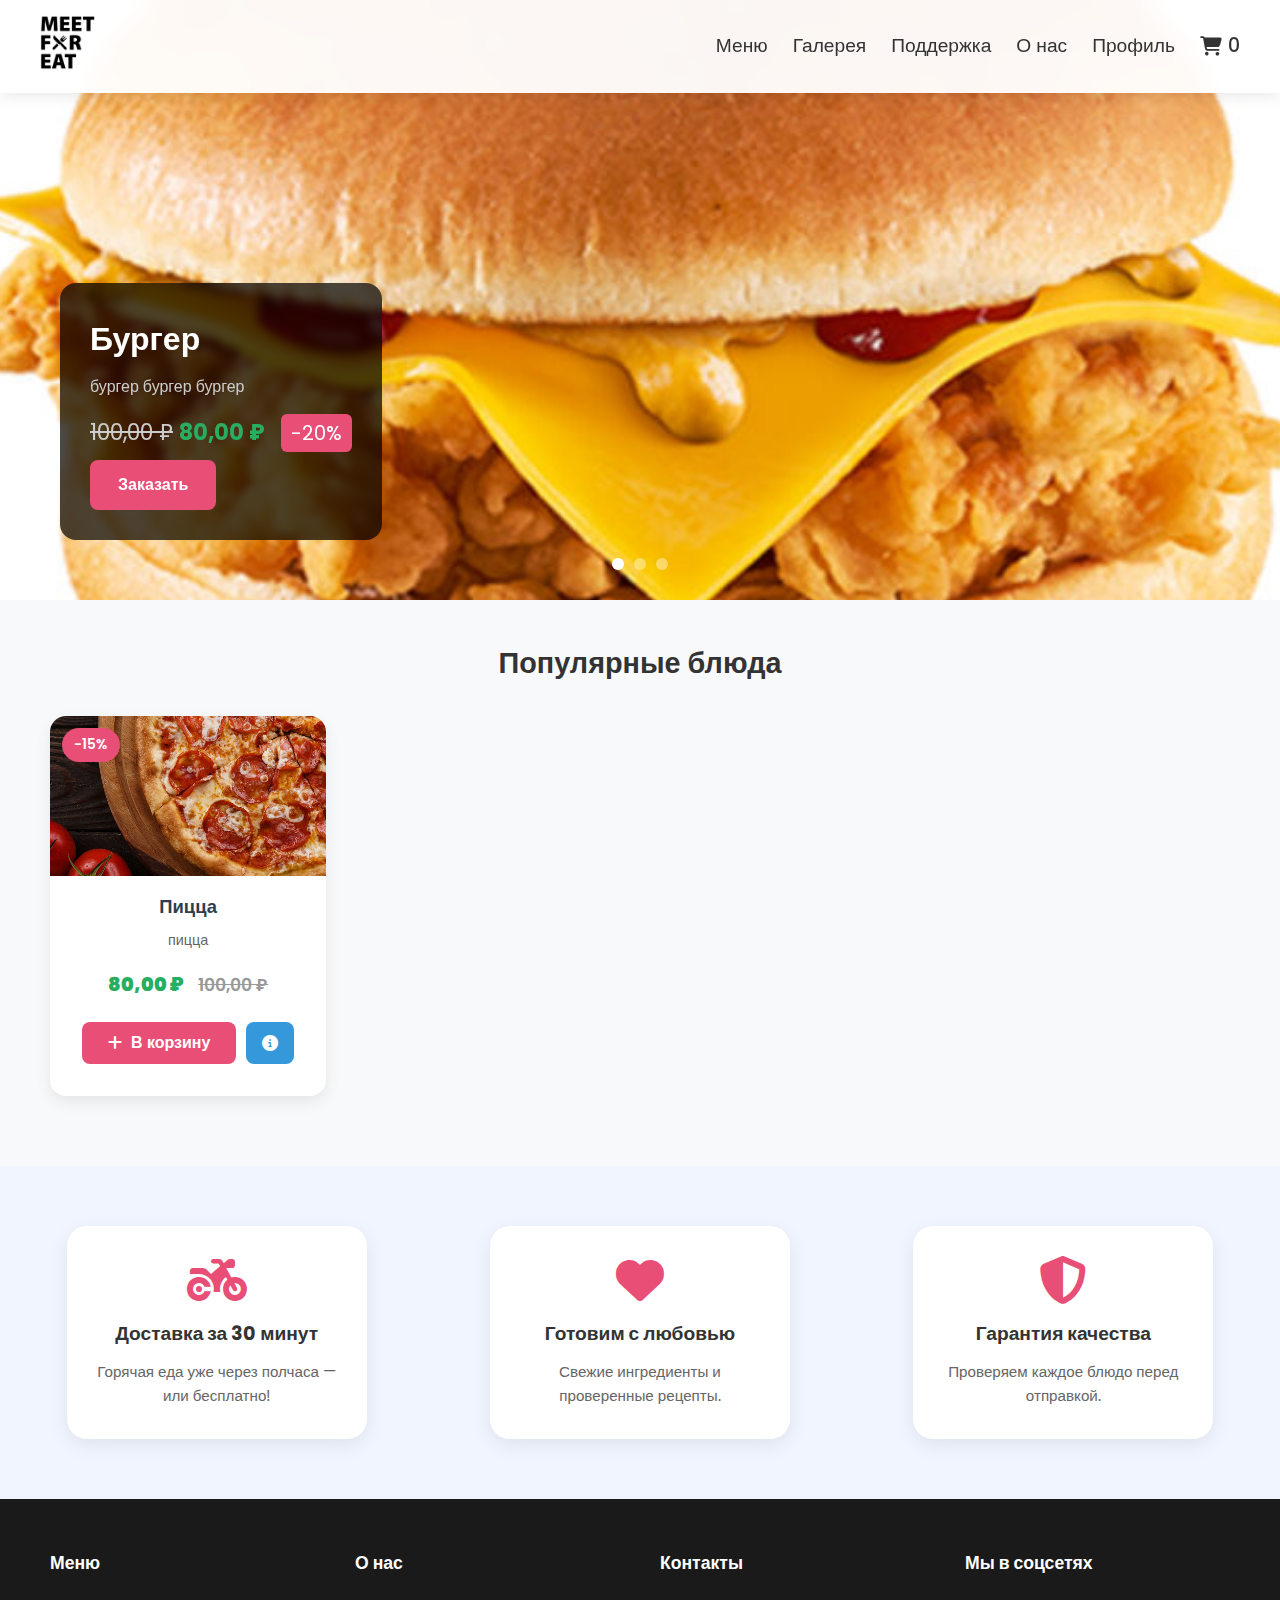
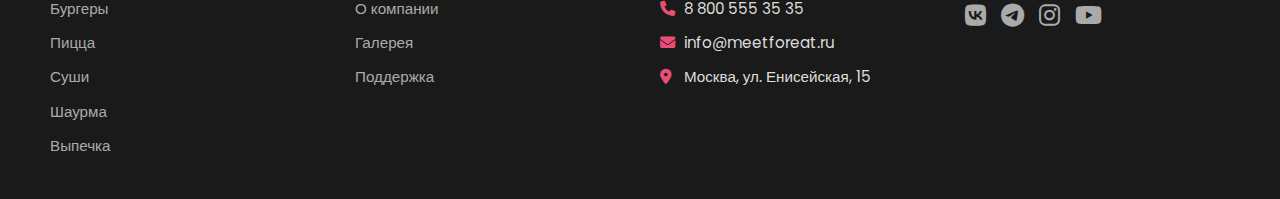
<file: index.html>
<!DOCTYPE html>
<html lang="ru">
<head>
    <meta charset="UTF-8" />
    <meta name="viewport" content="width=device-width, initial-scale=1.0" />
    <meta http-equiv="X-UA-Compatible" content="ie=edge" />
    <title>MeetForEat – Быстрая доставка вкусной еды</title>
    <link rel="stylesheet" href="style.css" />
    <link rel="stylesheet" href="media-query.css" />
    <link href="https://fonts.googleapis.com/css2?family=Poppins:wght@400;500;600;700&display=swap" rel="stylesheet" />
    <link rel="stylesheet" href="https://cdnjs.cloudflare.com/ajax/libs/font-awesome/6.4.0/css/all.min.css" />
    <link rel="icon" href="https://fearise.github.io/meetforeat/favicon.ico" type="image/x-icon" />
    <link rel="shortcut icon" href="https://fearise.github.io/meetforeat/favicon.ico" type="image/x-icon" />
</head>
<body>

<!-- Навигация -->
<nav class="nav" id="nav">
    <div class="logo">
        <a href="index.html">
            <img src="logo.png" alt="MeetForEat" />
        </a>
    </div>
    <div class="nav-menu">
        <a class="nav_item" href="catalog.html">Меню</a>
        <a class="nav_item" href="gallery.html">Галерея</a>
        <a class="nav_item" href="support.html">Поддержка</a>
        <a class="nav_item" href="about.html">О нас</a>
        <a class="nav_item" href="profile.html">Профиль</a>
        <p>
            <a class="nav_item" href="cart.html">
                <i class="fas fa-shopping-cart"></i>
                <span id="cart-count" class="cart-counter">0</span>
            </a>
        </p>
    </div>
</nav>

<!-- Кнопка "Наверх" -->
<div class="butt-up">
    <button class="btn-up btn-up_hide" id="btn-up"><i class="fas fa-arrow-up"></i></button>
</div>

<main>
    <!-- Слайдер -->
    <section class="block_one">
        <div class="slider" id="slider">
            <div class="slides" id="slides">
                <!-- Пример слайда -->
                <div class="slide active">
                    <img src="Бургер1.jpg" alt="Название блюда" />
                    <div class="description">
                        <h3>Бургер</h3>
                        <p>бургер бургер бургер</p>
                        <div class="price">
                            <span style="text-decoration: line-through; color: #ccc;">100,00 ₽</span>
                            <b>80,00 ₽</b>
                            <span class="discount-badge">-20%</span>
                        </div>
                        <a href="catalog.php" class="slide-btn">Заказать</a>
                    </div>
                </div>
                <!-- Добавьте остальные слайды по необходимости -->
            </div>
            <div class="slider-dots" id="slider-dots">
                <span class="dot active" data-slide="0"></span>
                <span class="dot" data-slide="1"></span>
                <span class="dot" data-slide="2"></span>
                <!-- и так далее -->
            </div>
        </div>
    </section>

    <!-- Карточки товаров -->
    <section class="cards-section">
        <h2 class="section-title">Популярные блюда</h2>
        <div class="products-main" id="products-container">
            <!-- Пример карточки -->
            <div class="product-card-main" data-category="Категория">
                <div class="product-badge-main discount">-15%</div>
                <div class="product-img-wrapper-main">
                    <img src="Пицца1.jpg" alt="Название блюда" class="product-img-main" />
                </div>
                <div class="product-info-main">
                    <h3 class="product-title-main">Пицца</h3>
                    <p class="product-desc-main">пицца</p>
                    <p class="product-price-main">
                        <b>80,00 ₽</b>
                        <span class="old-price-main">100,00 ₽</span>
                    </p>
                    <div
                        class="buttons-main"
                        style="display: flex; gap: 10px; margin-top: 12px; padding: 0 16px 16px;"
                    >
                        <form class="add-to-cart-form" method="POST" action="/cart/add_to_cart.php" style="flex: 1;">
                            <input type="hidden" name="product_id" value="1" />
                            <input type="hidden" name="name" value="Название блюда" />
                            <input type="hidden" name="price" value="80.00" />
                            <button type="submit" class="btn-main btn-buy-main" style="width: 100%; text-decoration: none;">
                                <i class="fas fa-plus"></i> В корзину
                            </button>
                        </form>
                        <a
                            href="item_info.php?id=1"
                            class="btn-main btn-details-main"
                            style="width: 48px; min-width: 48px; text-decoration: none; display: flex; align-items: center; justify-content: center;"
                        >
                            <i class="fas fa-info-circle"></i>
                        </a>
                    </div>
                </div>
            </div>
            <!-- Повторяйте карточки по необходимости -->
        </div>
    </section>

    <!-- Преимущества -->
    <section class="features">
        <div class="feature-box">
            <i class="fas fa-motorcycle fa-3x"></i>
            <h4>Доставка за 30 минут</h4>
            <p>Горячая еда уже через полчаса — или бесплатно!</p>
        </div>
        <div class="feature-box">
            <i class="fas fa-heart fa-3x"></i>
            <h4>Готовим с любовью</h4>
            <p>Свежие ингредиенты и проверенные рецепты.</p>
        </div>
        <div class="feature-box">
            <i class="fas fa-shield-alt fa-3x"></i>
            <h4>Гарантия качества</h4>
            <p>Проверяем каждое блюдо перед отправкой.</p>
        </div>
    </section>
</main>

<!-- Футер -->
<footer class="footer">
    <div class="footer-col">
        <h4>Меню</h4>
        <ul>
            <li><a href="../catalog/catalog.php?category=Бургеры">Бургеры</a></li>
            <li><a href="../catalog/catalog.php?category=Пицца">Пицца</a></li>
            <li><a href="../catalog/catalog.php?category=Суши">Суши</a></li>
            <li><a href="../catalog/catalog.php?category=Шаурма">Шаурма</a></li>
            <li><a href="../catalog/catalog.php?category=Выпечка">Выпечка</a></li>
        </ul>
    </div>
    <div class="footer-col">
        <h4>О нас</h4>
        <ul>
            <li><a href="../about/about.php">О компании</a></li>
            <li><a href="../gallery/gallery.php">Галерея</a></li>
            <li><a href="../support/support.php">Поддержка</a></li>
        </ul>
    </div>
    <div class="footer-col">
        <h4>Контакты</h4>
        <ul>
            <li><i class="fas fa-phone"></i> 8 800 555 35 35</li>
            <li><i class="fas fa-envelope"></i> info@meetforeat.ru</li>
            <li><i class="fas fa-map-marker-alt"></i> Москва, ул. Енисейская, 15</li>
        </ul>
    </div>
    <div class="footer-col">
        <h4>Мы в соцсетях</h4>
        <div class="social-icons">
            <a href="#"><i class="fab fa-vk"></i></a>
            <a href="#"><i class="fab fa-telegram"></i></a>
            <a href="#"><i class="fab fa-instagram"></i></a>
            <a href="#"><i class="fab fa-youtube"></i></a>
        </div>
    </div>
</footer>

<script>
    document.addEventListener('DOMContentLoaded', function () {
        // === КНОПКА "НАВЕРХ" ===
        const btnUp = document.getElementById('btn-up');
        if (btnUp) {
            window.addEventListener('scroll', () => {
                btnUp.classList.toggle('btn-up_show', window.scrollY > 300);
            });
            btnUp.addEventListener('click', () => {
                window.scrollTo({ top: 0, behavior: 'smooth' });
            });
        }

        // === ОБНОВЛЕНИЕ СЧЁТЧИКА ===
        function updateCartCount(newCount) {
            const counter = document.getElementById('cart-count');
            if (counter) {
                counter.textContent = newCount;
                // Анимация
                counter.style.animation = 'none';
                setTimeout(() => {
                    counter.style.animation = 'pop 0.3s ease';
                }, 10);
            }
        }

        // === ДОБАВЛЕНИЕ В КОРЗИНУ ===
        const forms = document.querySelectorAll('.add-to-cart-form');
        forms.forEach(form => {
            form.addEventListener('submit', function (e) {
                e.preventDefault();
                const formData = new FormData(this);

                fetch('/cart/add_to_cart.php', {
                    method: 'POST',
                    body: formData
                })
                .then(response => {
                    if (!response.ok) throw new Error('Ошибка сети');
                    return response.json();
                })
                .then(data => {
                    if (data.success && data.count !== undefined) {
                        updateCartCount(data.count);
                    } else {
                        alert('Ошибка: ' + (data.message || 'Неизвестная'));
                    }
                })
                .catch(err => {
                    console.error('Ошибка:', err);
                    alert('Не удалось добавить в корзину.');
                });
            });
        });

        // === СЛАЙДЕР ===
        const slides = document.querySelectorAll('.slide');
        const dots = document.querySelectorAll('.dot');
        if (slides.length === 0) return;
        let currentSlide = 0;
        function showSlide(index) {
            slides.forEach((s, i) => s.classList.toggle('active', i === index));
            dots.forEach((d, i) => d.classList.toggle('active', i === index));
            currentSlide = index;
        }
        setInterval(() => {
            currentSlide = (currentSlide + 1) % slides.length;
            showSlide(currentSlide);
        }, 5000);
        dots.forEach((dot, i) => {
            dot.addEventListener('click', () => showSlide(i));
        });
        showSlide(0);
    });
</script>
</body>
</html>
</file>
<file: style.css>
/*ГЛАВНАЯ*/

/* Глобальные настройки */
* {
  margin: 0;
  padding: 0;
  box-sizing: border-box;
}

body {
  font-family: 'Poppins', sans-serif;
  background: #f8f9fa;
  color: #333;
  line-height: 1.6;
}

/* Навигация */
.nav {
  display: flex;
  justify-content: space-between;
  align-items: center;
  padding: 15px 40px;
  background: rgba(255, 255, 255, 0.95);
  backdrop-filter: blur(10px);
  position: fixed;
  top: 0;
  width: 100%;
  z-index: 1000;
  box-shadow: 0 2px 15px rgba(0, 0, 0, 0.1);
  transition: all 0.3s;
}

/* === КНОПКА "НАВЕРХ" === */
        .butt-up {
            position: fixed;
            bottom: 30px;
            right: 30px;
            z-index: 100;
        }

        .btn-up {
            display: flex;
            align-items: center;
            justify-content: center;
            width: 50px;
            height: 50px;
            background: #e94e77;
            color: white;
            border: none;
            border-radius: 50%;
            font-size: 1.5em;
            cursor: pointer;
            box-shadow: 0 4px 12px rgba(233, 78, 119, 0.4);
            transition: all 0.3s ease;
            opacity: 0;
            visibility: hidden;
        }

        .btn-up.btn-up_show {
            opacity: 1;
            visibility: visible;
        }

        .btn-up:hover {
            background: #d03a60;
            transform: scale(1.1);
        }


.nav.scrolled {
  padding: 10px 40px;
}

.logo img {
  height: 55px;
  transition: transform 0.3s;
}

.logo img:hover {
  transform: scale(1.05);
}

.nav-menu {
    display: flex;
    gap: 25px; /* ← одинаковый отступ везде */
    align-items: center;
}

.nav_item {
    text-decoration: none;
    color: #333;
    font-weight: 500;
    display: flex;
    align-items: center;
    gap: 6px;
    transition: color 0.3s;
    white-space: nowrap;
    font-size: 1.2rem;
}

.nav_item:hover {
    color: #e94e77;
}



@keyframes pop {
    0% { transform: scale(0.5); opacity: 0; }
    100% { transform: scale(1); opacity: 1; }
}



.cart-icon {
  position: relative;
}

.cart-count {
  position: absolute;
  top: -8px;
  right: -8px;
  background: #e94e77;
  color: white;
  font-size: 0.7em;
  width: 18px;
  height: 18px;
  border-radius: 50%;
  display: flex;
  align-items: center;
  justify-content: center;
}

/* === Кнопка "Наверх" === */
.butt-up {
    position: fixed;
    bottom: 30px;
    right: 30px;
    z-index: 100;
}

.btn-up {
    display: flex;
    align-items: center;
    justify-content: center;
    width: 50px;
    height: 50px;
    background: #e94e77;
    color: white;
    border: none;
    border-radius: 50%;
    font-size: 1.5em;
    cursor: pointer;
    box-shadow: 0 4px 12px rgba(233, 78, 119, 0.4);
    transition: all 0.3s ease;
    opacity: 0;
    visibility: hidden;
    text-decoration: none;
}

.btn-up.btn-up_show {
    opacity: 1;
    visibility: visible;
}

.btn-up:hover {
    background: #d03a60;
    transform: scale(1.1);
}


/* === Слайдер === */
.block_one {
        position: relative;
        width: 100%;
        height: 600px;
        overflow: hidden;
        background: #f8f9fa;
    }

    .slider {
        position: relative;
        width: 100%;
        height: 100%;
    }

    .slides {
        position: relative;
        width: 100%;
        height: 100%;
        overflow: hidden;
    }

    .slide {
        position: absolute;
        top: 0;
        left: 0;
        width: 100%;
        height: 100%;
        opacity: 0;
        transition: opacity 1.5s ease-in-out;
        display: flex;
        align-items: center;
        justify-content: center;
    }

    .slide.active {
        opacity: 1;
        z-index: 2;
    }

    .slide img {
        width: 100%;
        height: 100%;
        object-fit: cover;
        border-radius: 0;
        transition: transform 6s ease-out; /* Плавное увеличение */
    }

    .slide.active img {
        transform: scale(1.25); /* Увеличиваем с обрезанием */
    }

    /* Описание поверх изображения */
    .description {
        position: absolute;
        bottom: 60px;
        left: 60px;
        background: rgba(0, 0, 0, 0.7);
        color: white;
        padding: 30px;
        border-radius: 16px;
        max-width: 400px;
        backdrop-filter: blur(5px);
        transform: translateY(20px);
        opacity: 0;
        transition: all 0.8s ease;
        z-index: 3;
    }

    .slide.active .description {
        opacity: 1;
        transform: translateY(0);
    }

    .description h3 {
        margin: 0 0 10px;
        font-size: 2em;
    }

    .description p {
        margin: 0 0 15px;
        font-size: 1em;
        color: #ccc;
    }

    .price {
        font-size: 1.4em;
        margin: 10px 0;
    }

    .price b {
        color: #27ae60;
    }

    .discount-badge {
        background: #e94e77;
        color: white;
        padding: 5px 10px;
        border-radius: 6px;
        font-size: 0.9em;
        margin-left: 10px;
    }

    .slide-btn {
        display: inline-block;
        padding: 12px 28px;
        background: #e94e77;
        color: white;
        text-decoration: none;
        border-radius: 8px;
        font-weight: 600;
        transition: background 0.3s ease;
    }

    .slide-btn:hover {
        background: #d03a60;
    }

    /* Точки (dots) */
    .slider-dots {
        position: absolute;
        bottom: 30px;
        left: 50%;
        transform: translateX(-50%);
        display: flex;
        gap: 10px;
        z-index: 3;
    }

    .dot {
        width: 12px;
        height: 12px;
        border-radius: 50%;
        background: rgba(255, 255, 255, 0.4);
        cursor: pointer;
        transition: background 0.3s ease;
    }

    .dot.active {
        background: white;
    }

/* Категории */
.categories {
  display: flex;
  justify-content: center;
  flex-wrap: wrap;
  gap: 20px;
  margin: 50px 20px;
  padding: 0 20px;
}

.category-card {
  display: flex;
  flex-direction: column;
  align-items: center;
  background: white;
  padding: 20px;
  border-radius: 20px;
  width: 140px;
  text-align: center;
  box-shadow: 0 6px 15px rgba(0, 0, 0, 0.08);
  cursor: pointer;
  transition: all 0.3s;
}

.category-card:hover {
  transform: translateY(-10px) scale(1.05);
  box-shadow: 0 12px 25px rgba(233, 78, 119, 0.2);
  border: 2px solid #e94e77;
  color: #e94e77;
}

.category-card i {
  color: #e94e77;
  margin-bottom: 10px;
}

.category-card span {
  font-weight: 600;
  color: #333;
}

/* Популярные блюда */
.section-title {
  text-align: center;
  font-size: 1.8em;
  color: #333;
  margin: 40px 0 20px;
  font-weight: 600;
}

.cards-section {
  padding: 0 20px 60px;
}

/* Контейнер карточек */
.products-main {
    display: flex;
    flex-wrap: wrap;
    gap: 30px;
    justify-content: center;
    padding: 20px;
    min-height: 400px;
}

/* Основная карточка товара */
  .products-main {
        display: grid;
        grid-template-columns: repeat(auto-fill, minmax(260px, 1fr));
        gap: 25px;
        padding: 10px;
        max-width: 1200px;
        margin: 0 auto;
    }

    .product-card-main {
        display: flex;
        flex-direction: column;
        background: white;
        border-radius: 16px;
        overflow: hidden;
        box-shadow: 0 6px 16px rgba(0, 0, 0, 0.08);
        transition: transform 0.3s ease;
        position: relative;
        width: 100%;
        max-width: 280px; /* Уменьшена ширина */
        margin: 0 auto;
    }

    .product-card-main:hover {
        transform: translateY(-6px);
    }

    .product-badge-main {
        position: absolute;
        top: 12px;
        left: 12px;
        z-index: 2;
        padding: 6px 12px;
        border-radius: 20px;
        font-size: 0.85em;
        font-weight: 600;
        color: white;
    }

    .product-badge-main.discount {
        background: #e94e77;
    }

    .product-badge-main {
        background: #27ae60;
    }

    .product-img-wrapper-main {
        position: relative;
        overflow: hidden;
        height: 160px; /* Можно уменьшить, если нужно */
        background: #f8f9fa;
    }

    .product-img-main {
        width: 100%;
        height: 100%;
        object-fit: cover;
        transition: transform 0.5s ease;
    }

    .product-card-main:hover .product-img-main {
        transform: scale(1.05);
    }

    .product-info-main {
        padding: 16px;
        text-align: center;
        flex: 1;
        display: flex;
        flex-direction: column;
    }

    .product-title-main {
        margin: 0 0 8px;
        font-size: 1.15em;
        color: #2c3e50;
        font-weight: 600;
    }

    .product-desc-main {
        margin: 0 0 10px;
        font-size: 0.9em;
        color: #666;
        line-height: 1.4;
    }

    .product-price-main {
        margin: 10px 0;
        font-size: 1.2em;
        font-weight: 600;
        color: #27ae60;
    }

    .old-price-main {
        margin-left: 8px;
        font-size: 0.9em;
        color: #999;
        text-decoration: line-through;
    }

.buttons-main {
    display: flex;
    gap: 10px;
    margin-top: 12px;
    padding: 0 16px 16px;
}

.btn-main {
    padding: 12px 0;
    border-radius: 8px;
    border: none;
    cursor: pointer;
    transition: all 0.3s ease;
    font-size: 1em;
    font-weight: 600;
    display: flex;
    align-items: center;
    justify-content: center;
    gap: 8px;
    text-decoration: none;
}

.btn-buy-main {
    background: #e94e77;
    color: white;
    flex: 1;
}

.btn-buy-main:hover {
    background: #d03a60;
    transform: scale(1.02);
}

.btn-details-main {
    background: #3498db;
    color: white;
    width: 48px;
    min-width: 48px;
    padding: 0;
}

.btn-details-main:hover {
    background: #2980b9;
    transform: scale(1.05);
}


    /* Красивая кнопка корзины */
.cart-btn {
    background: #e94e77;
    color: white;
    border: none;
    border-radius: 50%;
    width: 50px;
    height: 50px;
    font-size: 1.3em;
    cursor: pointer;
    transition: all 0.3s ease;
    box-shadow: 0 4px 10px rgba(233, 78, 119, 0.3);
    display: flex;
    align-items: center;
    justify-content: center;
}

.cart-btn:hover {
    background: #d03a60;
    transform: translateY(-3px);
    box-shadow: 0 6px 15px rgba(233, 78, 119, 0.4);
}

.cart-btn i {
    margin: 0;
}


/* Преимущества */
.features {
  display: flex;
  justify-content: space-around;
  flex-wrap: wrap;
  gap: 30px;
  padding: 60px 20px;
  background: #f0f5ff;
  text-align: center;
}

.feature-box {
  background: white;
  padding: 30px;
  border-radius: 20px;
  width: 300px;
  box-shadow: 0 6px 20px rgba(0, 0, 0, 0.08);
  transition: transform 0.3s;
}

.feature-box:hover {
  transform: translateY(-10px);
}

.feature-box i {
  color: #e94e77;
  margin-bottom: 15px;
}

.feature-box h4 {
  color: #333;
  margin-bottom: 10px;
  font-size: 1.2em;
}

.feature-box p {
  color: #666;
  font-size: 0.95em;
}



/* Фильтр категорий */
.filter-section {
    padding: 20px;
    text-align: center;
}

.category-filter {
    display: flex;
    justify-content: center;
    flex-wrap: wrap;
    gap: 12px;
    margin: 0 auto;
    max-width: 800px;
}

.filter-btn {
    padding: 10px 20px;
    background: #f0f0f0;
    border: none;
    border-radius: 30px;
    font-size: 0.95em;
    cursor: pointer;
    transition: all 0.3s;
}

.filter-btn.active, .filter-btn:hover {
    background: #e94e77;
    color: white;
    transform: scale(1.05);
}

/* Пагинация */
.pagination {
    display: flex;
    justify-content: center;
    gap: 8px;
    margin-top: 40px;
}

.page-btn {
    width: 40px;
    height: 40px;
    border: 1px solid #ddd;
    background: white;
    border-radius: 8px;
    font-size: 1em;
    cursor: pointer;
    transition: all 0.3s;
}

.page-btn.active {
    background: #e94e77;
    color: white;
    border-color: #e94e77;
}

.page-btn:hover:not(.active) {
    background: #f0f0f0;
}

/* Футер */
.footer {
    display: grid;
    grid-template-columns: repeat(auto-fit, minmax(200px, 1fr));
    gap: 40px;
    padding: 60px 40px 30px;
    background: #1a1a1a;
    color: #ddd;
    text-align: left;
}

.footer-col h4 {
    color: white;
    margin-bottom: 20px;
    font-size: 1.1em;
}

.footer-col ul {
    list-style: none;
}

.footer-col ul li {
    margin-bottom: 10px;
    font-size: 0.95em;
}

.footer-col ul li a {
    color: #aaa;
    text-decoration: none;
    transition: color 0.3s;
}

.footer-col ul li a:hover {
    color: #e94e77;
}

.footer-col ul li i {
    width: 20px;
    color: #e94e77;
}

.social-icons {
    display: flex;
    gap: 15px;
    font-size: 1.5em;
    margin-top: 10px;
}

.social-icons a {
    color: #aaa;
    transition: color 0.3s;
}

.social-icons a:hover {
    color: #e94e77;
}



/*ФОРМА ДОБАВЛЕНИЯ ТОВАРА*/
.form-container {
            max-width: 600px;
            margin: 80px auto;
            padding: 40px;
            background: white;
            border-radius: 20px;
            box-shadow: 0 10px 30px rgba(0, 0, 0, 0.1);
            font-family: 'Poppins', sans-serif;
        }

        .form-container h2 {
            text-align: center;
            margin-bottom: 30px;
            color: #e94e77;
            font-size: 1.8em;
            font-weight: 600;
        }

        .add_product_form {
            display: flex;
            flex-direction: column;
        }

        .add_product_form input[type="text"],
        .add_product_form input[type="number"],
        .add_product_form textarea {
            width: 100%;
            padding: 14px;
            margin-bottom: 20px;
            border: 2px solid #eee;
            border-radius: 12px;
            font-size: 1em;
            transition: border-color 0.3s;
        }

        .add_product_form input:focus,
        .add_product_form textarea:focus {
            outline: none;
            border-color: #e94e77;
        }

        .checkbox-container {
            display: flex;
            align-items: center;
            margin-bottom: 20px;
        }

        .checkbox-container input[type="checkbox"] {
            width: 18px;
            height: 18px;
            accent-color: #e94e77;
            margin-right: 10px;
        }

        .checkbox-container label {
            font-size: 1em;
            color: #333;
        }

        .discount-container {
            margin-bottom: 20px;
        }

        .discount-container label {
            display: block;
            margin-bottom: 8px;
            font-weight: 500;
            color: #333;
        }

        .file-input {
            display: none;
        }

        .file-label {
            display: flex;
            align-items: center;
            justify-content: center;
            gap: 10px;
            padding: 14px;
            background: #f0f5ff;
            color: #354ab5;
            border: 2px dashed #354ab5;
            border-radius: 12px;
            cursor: pointer;
            font-size: 1em;
            transition: background 0.3s, color 0.3s;
            margin-bottom: 20px;
            text-align: center;
        }

        .file-label:hover {
            background: #e0e8ff;
            color: #2a3a8c;
        }

        .file-label i {
            font-size: 1.2em;
        }

        .file-name {
            font-size: 0.9em;
            color: #666;
            margin-top: 8px;
            display: block;
        }

        input[type="submit"] {
            padding: 14px;
            font-size: 1.1em;
            font-weight: 600;
            color: white;
            background: #27ae60;
            border: none;
            border-radius: 12px;
            cursor: pointer;
            transition: background 0.3s, transform 0.2s;
            box-shadow: 0 4px 10px rgba(39, 174, 96, 0.3);
        }

        input[type="submit"]:hover {
            background: #219150;
            transform: translateY(-2px);
            box-shadow: 0 6px 15px rgba(39, 174, 96, 0.4);
        }

        .back-link {
            display: block;
            text-align: center;
            margin-top: 20px;
            color: #354ab5;
            text-decoration: none;
            font-size: 0.95em;
        }

        .back-link:hover {
            text-decoration: underline;
        }

        /* Стиль для поля категории с datalist */
        label[for="category"] {
            font-size: 0.95em;
            color: #333;
            margin-bottom: 8px;
            display: block;
            font-weight: 500;
        }

        #category {
            width: 100%;
            padding: 14px;
            border: 2px solid #eee;
            border-radius: 12px;
            font-size: 1em;
            background: white;
            color: #333;
            transition: all 0.3s;
            box-sizing: border-box;
            appearance: none;
            outline: none;
        }

        #category:focus {
            border-color: #e94e77;
            box-shadow: 0 0 0 3px rgba(233, 78, 119, 0.1);
            transform: translateY(-1px);
        }

        #category:hover {
            border-color: #d0d0d0;
        }

        /* Дополнительно: иконка в поле (опционально) — не обязателен, но красиво */
        #category {
            padding-left: 40px;
            background-image: url("data:image/svg+xml,%3Csvg xmlns='http://www.w3.org/2000/svg' viewBox='0 0 512 512'%3E%3Cpath d='M256 32C114.6 32 0 125.1 0 240c0 47.6 19.9 91.2 52.9 126.3C38 405.7 7 439.1 6.5 439.5c-6.6 7-8.4 17.2-4.6 26S14.4 480 24 480c61.5 0 110-25.7 139.1-46.3C192 448 223 459 256 459s64-11 93.1-25.7C378 454.7 426.5 480 488 480c9.6 0 17.7-7 19.5-16.1s-1.8-25.4-8.4-32.4c-0.5-0.4-31.4-33.7-65.3-73C467.1 325.2 487 281.6 487 234c0-114.9-114.6-208-256-208zm0 368a20 20 0 1 1 20-20 20 20 0 0 1 -20 20z' fill='%23e94e77'/%3E%3C/svg%3E");
            background-repeat: no-repeat;
            background-position: 14px center;
            background-size: 20px;
        }

        /* Стиль для datalist — к сожалению, не стилизуется напрямую, но можно улучшить UX */
        datalist option {
            padding: 10px;
            background: white;
            color: #333;
            font-size: 1em;
        }

/*ИНФОРМАЦИЯ О ТОВАРЕ*/
/* === Страница товара === */
.product-page-info {
    padding: 90px 20px 60px;
    background: #f8f9fa;
    min-height: 100vh;
}

.product-container-info {
    max-width: 1200px;
    margin: 0 auto;
    display: flex;
    gap: 50px;
    background: white;
    border-radius: 24px;
    overflow: hidden;
    box-shadow: 0 20px 40px rgba(0, 0, 0, 0.1);
}

/* Изображение товара */
.product-image-info {
    position: relative;
    width: 50%;
    height: 70vh;
    overflow: hidden;
}

.product-image-info img {
    width: 100%;
    height: 100%;
    object-fit: cover;
    transition: transform 0.6s ease;
}

.product-container-info:hover .product-image-info img {
    transform: scale(1.03);
}

/* Счётчик просмотров */
.product-views-info {
    position: absolute;
    bottom: 20px;
    left: 20px;
    background: rgba(0, 0, 0, 0.7);
    color: white;
    padding: 8px 16px;
    border-radius: 12px;
    font-size: 0.9em;
    display: flex;
    align-items: center;
    gap: 6px;
}

/* Бейдж скидки */
.product-discount-badge-info {
    position: absolute;
    top: 20px;
    right: 20px;
    background: #e94e77;
    color: white;
    font-weight: 600;
    font-size: 1.1em;
    padding: 10px 18px;
    border-radius: 14px;
    box-shadow: 0 4px 10px rgba(233, 78, 119, 0.4);
}

/* Информация о товаре */
.product-info-details {
    width: 50%;
    padding: 40px;
    display: flex;
    flex-direction: column;
}

.product-title-info {
    font-size: 2.2em;
    color: #2c3e50;
    margin-bottom: 15px;
    font-weight: 700;
    line-height: 1.2;
}

.product-price-info {
    display: flex;
    flex-direction: column;
    gap: 8px;
    margin-bottom: 25px;
}

.old-price-info {
    font-size: 1.2em;
    color: #999;
    text-decoration: line-through;
}

.current-price-info {
    font-size: 1.8em;
    font-weight: 700;
    color: #27ae60;
}

.product-description-info {
    font-size: 1.1em;
    color: #555;
    line-height: 1.7;
    margin-bottom: 30px;
    flex: 1;
}

/* Кнопка "Добавить в корзину" */
.add-to-cart-form-info {
    margin-bottom: 30px;
}

.btn-add-to-cart-info {
    width: 100%;
    padding: 16px;
    background: #e94e77;
    color: white;
    border: none;
    border-radius: 12px;
    font-size: 1.2em;
    font-weight: 600;
    cursor: pointer;
    display: flex;
    align-items: center;
    justify-content: center;
    gap: 10px;
    transition: background 0.3s, transform 0.2s;
}

.btn-add-to-cart-info:hover {
    background: #d03a60;
    transform: translateY(-3px);
}

/* Поделиться */
.product-share-info {
    display: flex;
    align-items: center;
    gap: 15px;
    margin-bottom: 20px;
    color: #666;
    font-size: 0.95em;
}

.share-icon-info {
    color: #666;
    font-size: 1.3em;
    transition: color 0.3s, transform 0.2s;
}

.share-icon-info:hover {
    color: #e94e77;
    transform: scale(1.2);
}

/* Кнопка "Назад" */
.btn-back-info {
    display: inline-block;
    color: #666;
    text-decoration: none;
    font-size: 1.05em;
    transition: color 0.3s;
    width: fit-content;
}

.btn-back-info:hover {
    color: #e94e77;
}



/*КАТАЛОГ*/

/* === Страница каталога === */
.catalog-main {
    padding: 90px 20px 60px;
    max-width: 1400px;
    margin: 0 auto;
    background: #f8f9fa;
}

.catalog-title {
    text-align: center;
    font-size: 2.3em;
    color: #2c3e50;
    margin-bottom: 40px;
    font-weight: 700;
}

/* Фильтры */
.catalog-filters {
    display: flex;
    flex-wrap: wrap;
    gap: 20px;
    margin-bottom: 40px;
    padding: 20px;
    background: white;
    border-radius: 18px;
    box-shadow: 0 8px 25px rgba(0, 0, 0, 0.08);
}

.filter-group {
    flex: 1;
    min-width: 200px;
}

.filter-group label {
    display: block;
    font-weight: 600;
    color: #333;
    margin-bottom: 8px;
    font-size: 0.95em;
}

.filter-group select,
.filter-group input {
    width: 100%;
    padding: 12px;
    border: 1px solid #ddd;
    border-radius: 10px;
    font-size: 1em;
    background: #f9f9f9;
    transition: border 0.3s;
}

.filter-group select:focus,
.filter-group input:focus {
    outline: none;
    border-color: #e94e77;
}

/* Сетка товаров */
.catalog-items {
    display: grid;
    grid-template-columns: repeat(auto-fill, minmax(320px, 1fr));
    gap: 30px;
    padding: 10px;
}

/* Карточка товара */
.catalog-item {
    background: white;
    border-radius: 18px;
    overflow: hidden;
    box-shadow: 0 8px 20px rgba(0, 0, 0, 0.1);
    transition: transform 0.3s ease;
}

.catalog-item:hover {
    transform: translateY(-6px);
}

/* Бейдж */
.catalog-item-badge {
    position: absolute;
    top: 12px;
    left: 12px;
    z-index: 2;
    background: #e94e77;
    color: white;
    font-size: 0.85em;
    font-weight: 600;
    padding: 6px 12px;
    border-radius: 14px;
}

.catalog-item-badge {
    background: #e94e77;
}

.catalog-item-badge:nth-of-type(2) {
    background: #f39c12;
}

/* Изображение */
.catalog-item-image {
    position: relative;
    height: 200px;
    overflow: hidden;
}

.catalog-item-image img {
    width: 100%;
    height: 100%;
    object-fit: cover;
    transition: transform 0.5s ease;
}

.catalog-item:hover .catalog-item-image img {
    transform: scale(1.05);
}

.catalog-item-views {
    position: absolute;
    bottom: 10px;
    left: 10px;
    background: rgba(0, 0, 0, 0.7);
    color: white;
    padding: 6px 10px;
    border-radius: 10px;
    font-size: 0.85em;
    display: flex;
    align-items: center;
    gap: 4px;
}

/* Информация */
.catalog-item-info {
    padding: 20px;
}

.catalog-item-title {
    font-size: 1.3em;
    font-weight: 600;
    color: #2c3e50;
    margin-bottom: 8px;
}

.catalog-item-category {
    color: #e94e77;
    font-weight: 500;
    font-size: 0.95em;
    margin-bottom: 10px;
}

.catalog-item-desc {
    font-size: 0.95em;
    color: #666;
    margin-bottom: 15px;
    display: -webkit-box;
    -webkit-line-clamp: 2;
    -webkit-box-orient: vertical;
    overflow: hidden;
}

.catalog-item-price {
    font-size: 1.2em;
    font-weight: 600;
    color: #27ae60;
    margin-bottom: 15px;
}

.old-price {
    text-decoration: line-through;
    color: #999;
    font-size: 0.9em;
    margin-left: 8px;
}

/* Кнопки */
.catalog-item-buttons {
    display: flex;
    gap: 10px;
}

.btn {
    flex: 1;
    padding: 10px;
    border: none;
    border-radius: 8px;
    font-size: 0.95em;
    cursor: pointer;
    display: flex;
    align-items: center;
    justify-content: center;
    gap: 6px;
    transition: background 0.3s;
}

.btn-buy {
    background: #e94e77;
    color: white;
}

.btn-buy:hover {
    background: #d03a60;
}

.btn-details {
    background: #354ab5;
    color: white;
    text-decoration: none;
}

.btn-details:hover {
    background: #2e3b7d;
}

/* Нет товаров */
.no-items {
    text-align: center;
    font-size: 1.1em;
    color: #666;
    grid-column: 1 / -1;
}



/*ПОДДЕРЖКА*/
.support-container {
            max-width: 1200px;
            margin: 90px auto 60px;
            padding: 20px;
            display: flex;
            gap: 40px;
            flex-wrap: wrap;
            background: #f8f9fa;
            border-radius: 20px;
            box-shadow: 0 10px 30px rgba(0, 0, 0, 0.1);
        }

        .support-form-section {
            flex: 1;
            min-width: 300px;
            background: white;
            padding: 30px;
            border-radius: 16px;
            box-shadow: 0 5px 15px rgba(0, 0, 0, 0.05);
        }

        .support-form-section h2 {
            font-size: 1.8em;
            color: #2c3e50;
            margin-bottom: 20px;
            font-weight: 600;
        }

        .form-group {
            margin-bottom: 20px;
        }

        .form-group label {
            display: block;
            margin-bottom: 8px;
            font-weight: 500;
            color: #333;
        }

        .form-group input,
        .form-group textarea {
            width: 100%;
            padding: 12px;
            border: 1px solid #ddd;
            border-radius: 10px;
            font-size: 1em;
            font-family: inherit;
            transition: border 0.3s;
        }

        .form-group input:focus,
        .form-group textarea:focus {
            outline: none;
            border-color: #e94e77;
        }

        .rating {
            display: flex;
            gap: 8px;
            margin: 10px 0 20px;
            font-size: 1.8em;
        }

        .rating input {
            display: none;
        }

        .rating label {
            cursor: pointer;
            color: #ddd;
            transition: color 0.2s;
        }

        .rating label:hover,
        .rating label:hover ~ label,
        .rating input:checked ~ label {
            color: #f39c12;
        }

        .btn-submit {
            background: #e94e77;
            color: white;
            border: none;
            padding: 14px 24px;
            font-size: 1.1em;
            border-radius: 10px;
            cursor: pointer;
            font-weight: 600;
            transition: background 0.3s;
        }

        .btn-submit:hover {
            background: #d03a60;
        }

        .btn-edit {
            background: #3498db;
        }

        .btn-edit:hover {
            background: #2980b9;
        }

        .reviews-section {
            flex: 1;
            min-width: 300px;
            background: white;
            padding: 30px;
            border-radius: 16px;
            box-shadow: 0 5px 15px rgba(0, 0, 0, 0.05);
        }

        .reviews-section h2 {
            font-size: 1.8em;
            color: #2c3e50;
            margin-bottom: 20px;
            font-weight: 600;
        }

        .review-card {
            background: #f8f9fa;
            padding: 18px;
            border-radius: 12px;
            margin-bottom: 20px;
            border-left: 4px solid #e94e77;
        }

        .review-name {
            font-weight: 600;
            color: #2c3e50;
        }

        .review-rating {
            color: #f39c12;
            font-size: 1.3em;
            margin: 6px 0;
        }

        .review-text {
            font-size: 0.95em;
            color: #555;
            margin: 8px 0;
        }

        .review-date {
            font-size: 0.85em;
            color: #999;
        }

        .no-reviews {
            font-style: italic;
            color: #999;
        }

        .my-review-notice {
            background: #e8f5e8;
            border-left: 4px solid #27ae60;
            padding: 12px;
            border-radius: 8px;
            margin-bottom: 20px;
            font-size: 0.95em;
            color: #27ae60;
        }
</file>
<file: media-query.css>
/* === ОБЩИЕ ПРАВИЛА АДАПТИВА === */

/* Основные брейкпоинты */
/* 
   480px  — Очень маленькие экраны (XS)
   600px  — Маленькие экраны (SM)
   768px  — Планшеты (MD)
   1024px — Ноутбуки и планшеты в ландшафте (LG)
*/

/* === 1. ОБЩИЕ КОНТЕЙНЕРЫ === */

.container,
.popular_items,
.discount_items,
.title_about,
.title_gallery,
.title_support,
.product-detail {
    padding-left: 20px;
    padding-right: 20px;
}

@media (max-width: 768px) {
    .container {
        padding: 15px;
        max-height: 1200px;
    }
}

@media (max-width: 480px) {
    .container {
        padding: 10px;
    }
}


/* === 2. НАВИГАЦИЯ (.nav) === */

@media (max-width: 550px) {
    .nav {
        flex-direction: column;
        align-items: center;
        padding: 60px 20px 15px;
        text-align: center;
    }

    .logo {
        max-width: 180px;
        margin: 0 auto 10px;
    }

    .logo a {
        justify-content: center;
    }

    .nav-menu {
        flex-direction: column;
        align-items: center;
        gap: 12px;
        width: 100%;
        padding: 0;
    }

    .nav-menu p {
        margin: 5px 0;
    }
}


/* === 3. СЛАЙДЕР (КАРУСЕЛЬ) === */

@media (max-width: 600px) {
    .slider button {
        font-size: 6vw;
        padding: 8px;
    }
}

@media (max-width: 400px) {
    .slider button {
        font-size: 4vw;
        padding: 6px;
    }
}


/* === 4. ПОПУЛЯРНЫЕ ТОВАРЫ (.popular_item) === */

@media (max-width: 1024px) {
    .popular_item {
        flex: 1 1 calc(45% - 20px);
    }
}

@media (max-width: 768px) {
    .popular_item {
        flex: 1 1 100%;
        max-width: 100%;
        margin-bottom: 15px;
    }

    .popular_item h2,
    .popular_item h3 {
        font-size: 1rem;
    }

    .item_buy input[type="submit"],
    .item_info input[type="submit"] {
        width: 120px;
        height: 35px;
        font-size: 0.9rem;
    }

    .popular_items {
        font-size: 1.5rem;
    }
}

@media (max-width: 480px) {
    .item_buy input[type="submit"],
    .item_info input[type="submit"] {
        width: 100px;
        height: 30px;
        font-size: 0.8rem;
    }

    .popular_item h2,
    .popular_item h3 {
        font-size: 1.2rem;
    }
}


/* === 5. АКЦИИ И СКИДКИ (.discount_item) === */

@media (max-width: 1024px) {
    .discount_item {
        flex: 1 1 45%;
    }
}

@media (max-width: 768px) {
    .discount_item {
        flex: 1 1 100%;
        max-width: 80%;
        margin: 10px auto;
    }

    .discount_item h2,
    .discount_item h3 {
        font-size: 1rem;
    }

    .discount_items {
        font-size: 1.5rem;
    }
}

@media (max-width: 480px) {
    .discount_item h2,
    .discount_item h3 {
        font-size: 1.2rem;
    }
}


/* === 6. КАТАЛОГ ТОВАРОВ (.item) === */

@media (max-width: 1024px) {
    .item {
        flex: 1 1 calc(45% - 40px);
    }

    .catalog_filter {
        justify-content: center;
    }
}

@media (max-width: 768px) {
    .item {
        flex: 1 1 100%;
        max-width: 90%;
        margin: 10px 18px;
    }

    .catalog_filter {
        flex-direction: column;
        align-items: center;
        gap: 12px;
    }

    .catalog_filter label,
    .catalog_filter select {
        width: 80%;
        text-align: center;
        margin: 8px 0;
    }
}


/* === 7. ГАЛЕРЕЯ (.gallery .item) === */

@media (max-width: 1024px) {
    .gallery .item h3 {
        font-size: 1.1rem;
    }

    .gallery .item p {
        font-size: 0.9rem;
    }

    .form_support {
        padding: 15px;
    }

    .form_support input[type="submit"] {
        font-size: 0.9rem;
    }
}

@media (max-width: 768px) {
    .gallery {
        flex-direction: column;
        align-items: center;
    }

    .gallery .item {
        max-width: 90%;
        margin: 15px 0;
    }

    .form_support {
        width: 100%;
        padding: 10px;
    }

    .form_support input[type="submit"] {
        font-size: 0.8rem;
    }
}

@media (max-width: 480px) {
    .title_gallery,
    .title_support {
        font-size: 1.5rem;
    }

    .gallery .item h3 {
        font-size: 1rem;
    }

    .gallery .item p {
        font-size: 0.8rem;
    }

    .form_support {
        padding: 10px;
    }

    .form_support input[type="submit"] {
        font-size: 0.75rem;
    }
}


/* === 8. О НАС (.about) === */

@media (max-width: 1024px) {
    .title_about {
        font-size: 1.75rem;
    }

    .about {
        padding: 15px;
        font-size: 1rem;
        margin-bottom: 250px;
    }

    .footer_about {
        flex-direction: column;
        align-items: stretch;
    }
}

@media (max-width: 768px) {
    .title_about {
        font-size: 1.5rem;
    }

    .about {
        padding: 10px;
        font-size: 0.9rem;
        margin: 1rem auto;
        margin-bottom: 250px;
    }

    .footer_about {
        flex-direction: column;
        align-items: center;
    }
}

@media (max-width: 480px) {
    .title_about {
        font-size: 1.2rem;
    }

    .about {
        font-size: 0.8rem;
        padding: 8px;
    }
}


/* === 9. ПРОФИЛЬ ПОЛЬЗОВАТЕЛЯ === */

@media (max-width: 600px) {
    .profile-btns {
        flex-direction: column;
        align-items: center;
        gap: 10px;
    }

    .profile-btn {
        width: 100%;
        font-size: 18px;
        padding: 12px;
    }

    .profile_h1 {
        font-size: 20px;
    }

    .profile-info {
        font-size: 18px;
    }
}


/* === 10. ФОРМЫ: РЕГИСТРАЦИЯ, ВХОД === */

@media (max-width: 600px) {
    .form-container h2 {
        font-size: 20px;
    }

    .form_reg,
    .form_login {
        padding: 15px;
        max-width: 90%;
    }

    .reg_line,
    .login_line {
        width: 70%;
    }
}


/* === 11. КОРЗИНА (.cart) === */

@media (max-width: 768px) {
    .cart {
        padding: 10px;
    }

    .cart_title {
        font-size: 1.5rem;
    }

    .cart li {
        flex-direction: column;
        align-items: center;
        text-align: center;
    }

    .clear_cart,
    .main_cart,
    .order {
        width: 100%;
        margin: 10px 0;
        text-align: center;
    }

    .cart_line {
        width: 50%;
    }
}

@media (max-width: 480px) {
    .cart {
        padding: 5px;
    }

    .cart_title {
        font-size: 1.2rem;
    }

    .clear_cart,
    .main_cart,
    .order {
        padding: 8px;
        font-size: 0.9rem;
    }
}


/* === 12. ДЕТАЛИ ТОВАРА (.product-detail) === */

@media (max-width: 1024px) {
    .product-detail {
        width: 85%;
        padding: 40px;
    }

    .product-detail h1 {
        font-size: 35px;
    }

    .price {
        font-size: 19px;
    }

    .description {
        font-size: 15px;
        line-height: 22px;
    }

    .buy-form input[type="submit"],
    .back-form {
        width: 130px;
        height: 40px;
        font-size: 13px;
    }
}

@media (max-width: 768px) {
    .product-detail {
        width: 80%;
        padding: 50px;
    }

    .product-detail h1 {
        font-size: 30px;
    }

    .price {
        font-size: 18px;
    }

    .description {
        font-size: 16px;
        line-height: 24px;
    }

    .buy-form input[type="submit"],
    .back-form {
        width: 120px;
        height: 40px;
        font-size: 14px;
    }
}

@media (max-width: 480px) {
    .product-detail {
        width: 90%;
        padding: 20px;
        border-radius: 20px;
    }

    .product-detail h1 {
        font-size: 24px;
    }

    .price {
        font-size: 16px;
    }

    .description {
        font-size: 14px;
        line-height: 20px;
    }

    .buy-form input[type="submit"],
    .back-form {
        width: 100px;
        font-size: 12px;
    }
}


/* === 13. ФУТЕР === */

@media (min-width: 768px) {
    .footer {
        flex-direction: row;
        justify-content: space-around;
        padding: 50px;
        height: 300px;
    }

    .buyers, .owners, .short_about, .contacts {
        margin: 20px 20px;
        width: 200px;
    }
}

@media (max-width: 480px) {
    .footer {
        flex-direction: column;
        padding: 20px;
        height: auto;
    }

    .buyers, .owners, .short_about, .contacts {
        width: 200px;
        text-align: center;
        margin: 15px auto;
    }
}


/* === 14. ИСТОРИЯ ЗАКАЗОВ (.orders-table / .orders-cards) === */

@media (max-width: 768px) {
    .orders-table {
        display: none;
    }

    .orders-cards {
        display: block;
    }
}

@media (max-width: 480px) {
    .logo img {
        width: 120px;
        height: auto;
    }

    h1 {
        font-size: 1.5em;
    }

    .order-card-item {
        flex-direction: column;
        font-family: Arial, sans-serif;
    }

    .order-card-label {
        margin-bottom: 3px;
    }

    .order-card-value {
        text-align: left;
    }
}


/* === 15. КОНТЕЙНЕРЫ: ФОРМЫ, РЕГИСТРАЦИЯ, ВХОД === */

@media (max-width: 600px) {
    .profile_h1 {
        font-size: 20px;
    }

    .profile-info {
        font-size: 18px;
    }
}


/* === 16. СЧЁТЧИК ПРОСМОТРОВ === */

@media (max-width: 400px) {
    .view-count {
        font-size: calc(0.6em + 0.2vw);
        padding: 3px 6px;
    }

    .view-count img {
        width: 16px;
        height: 16px;
        margin-right: 6px;
    }
}
</file>
